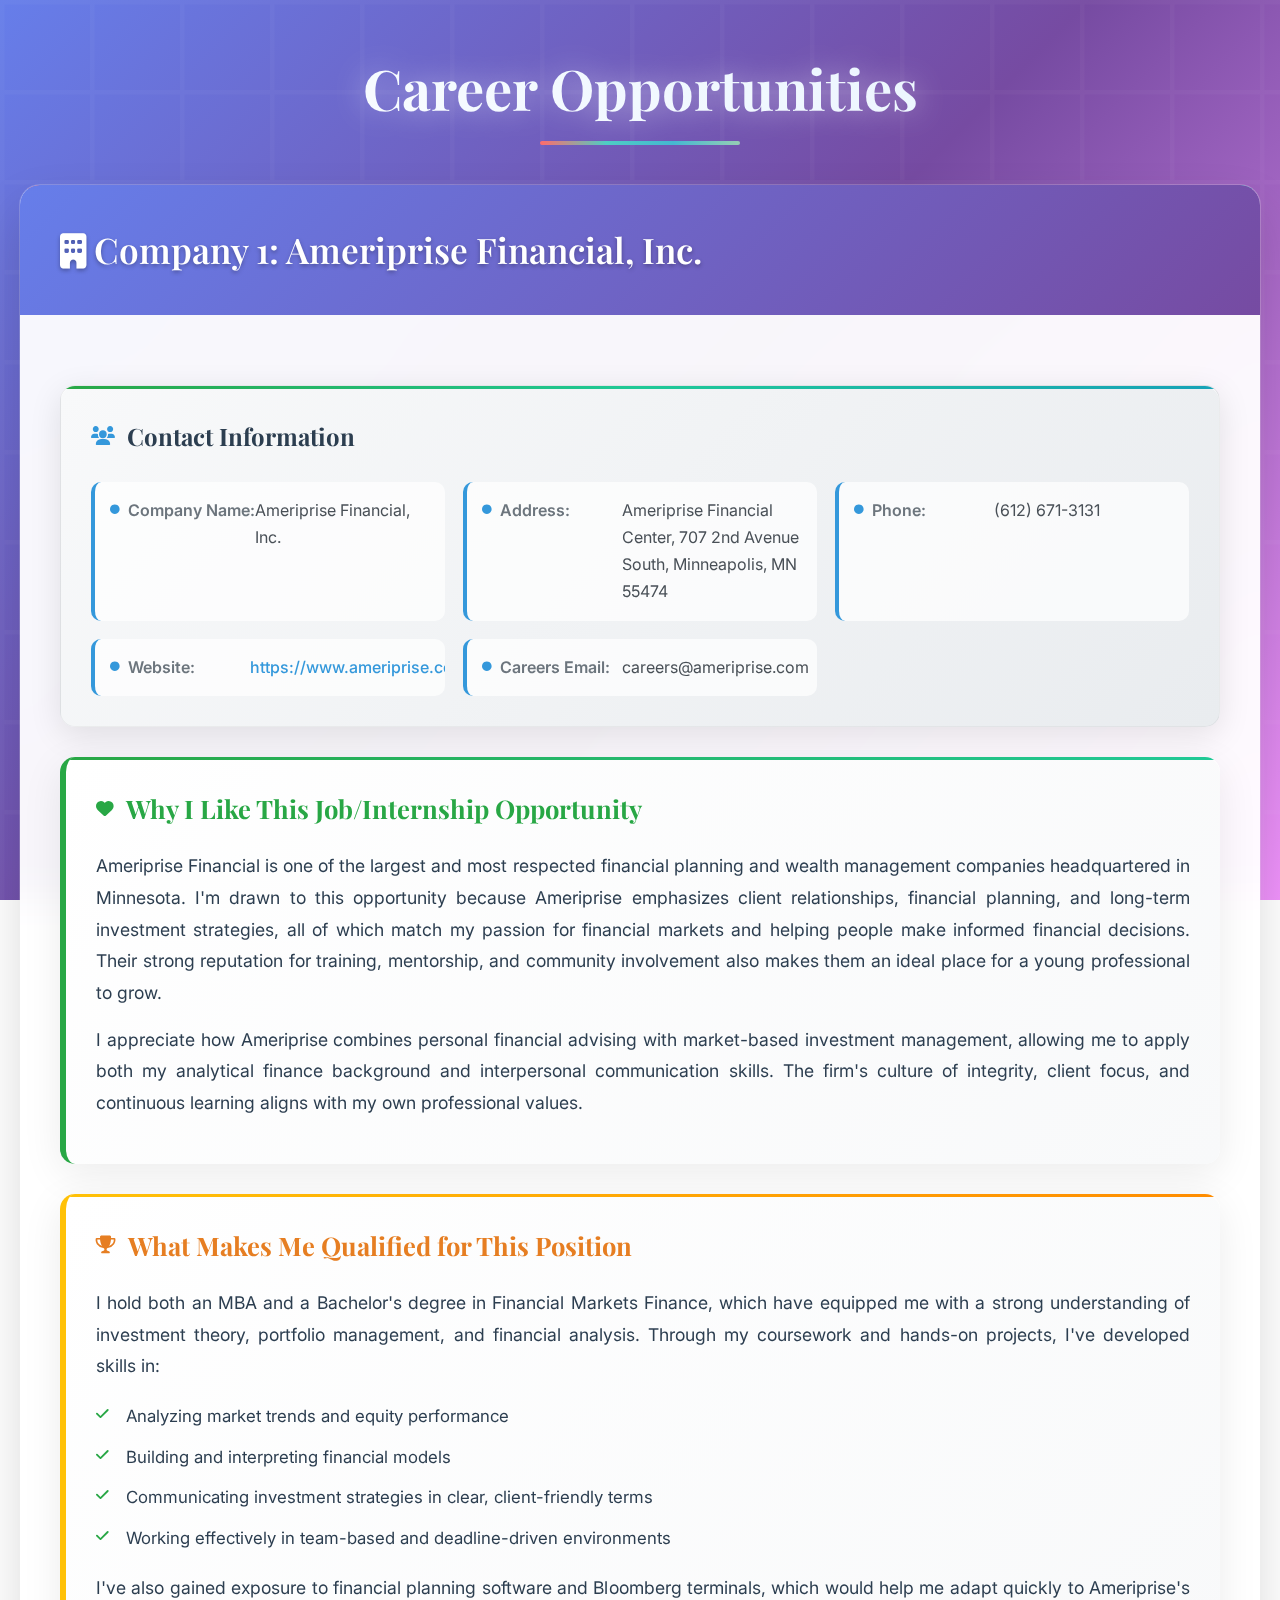
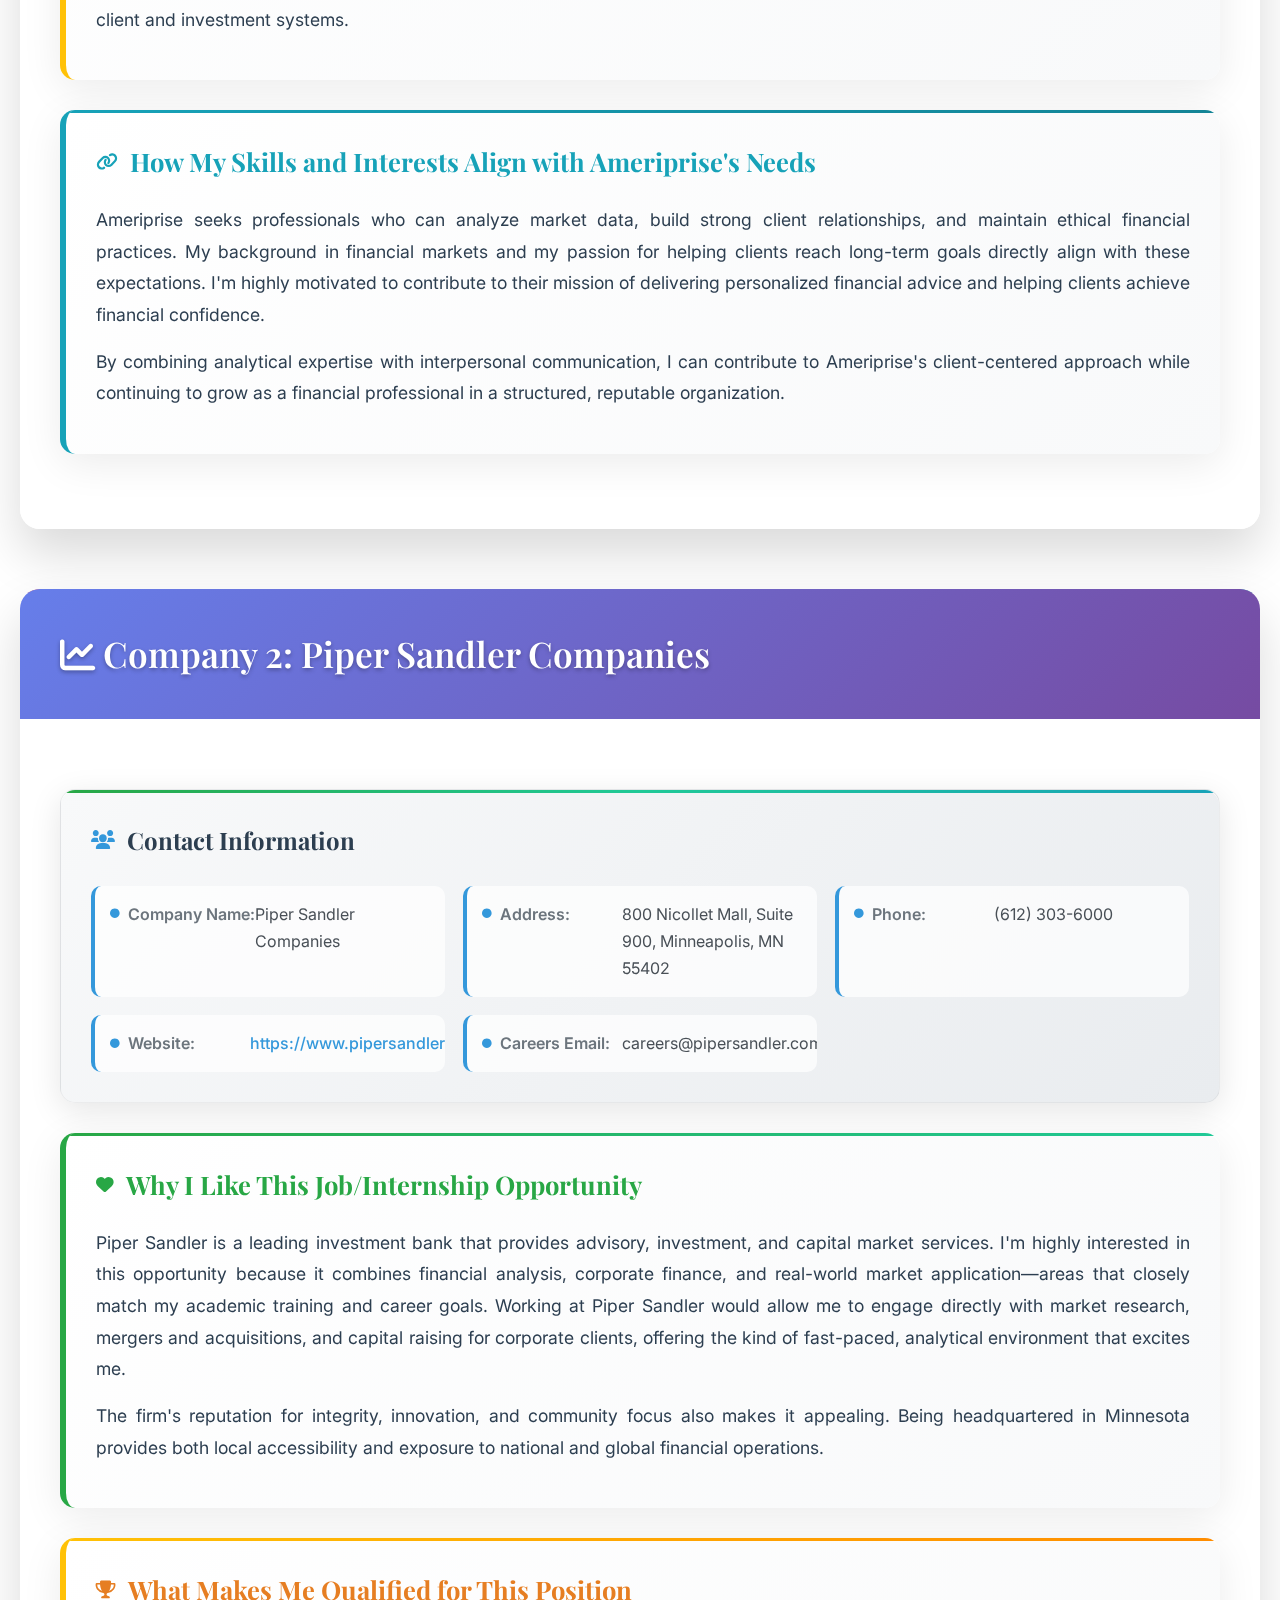
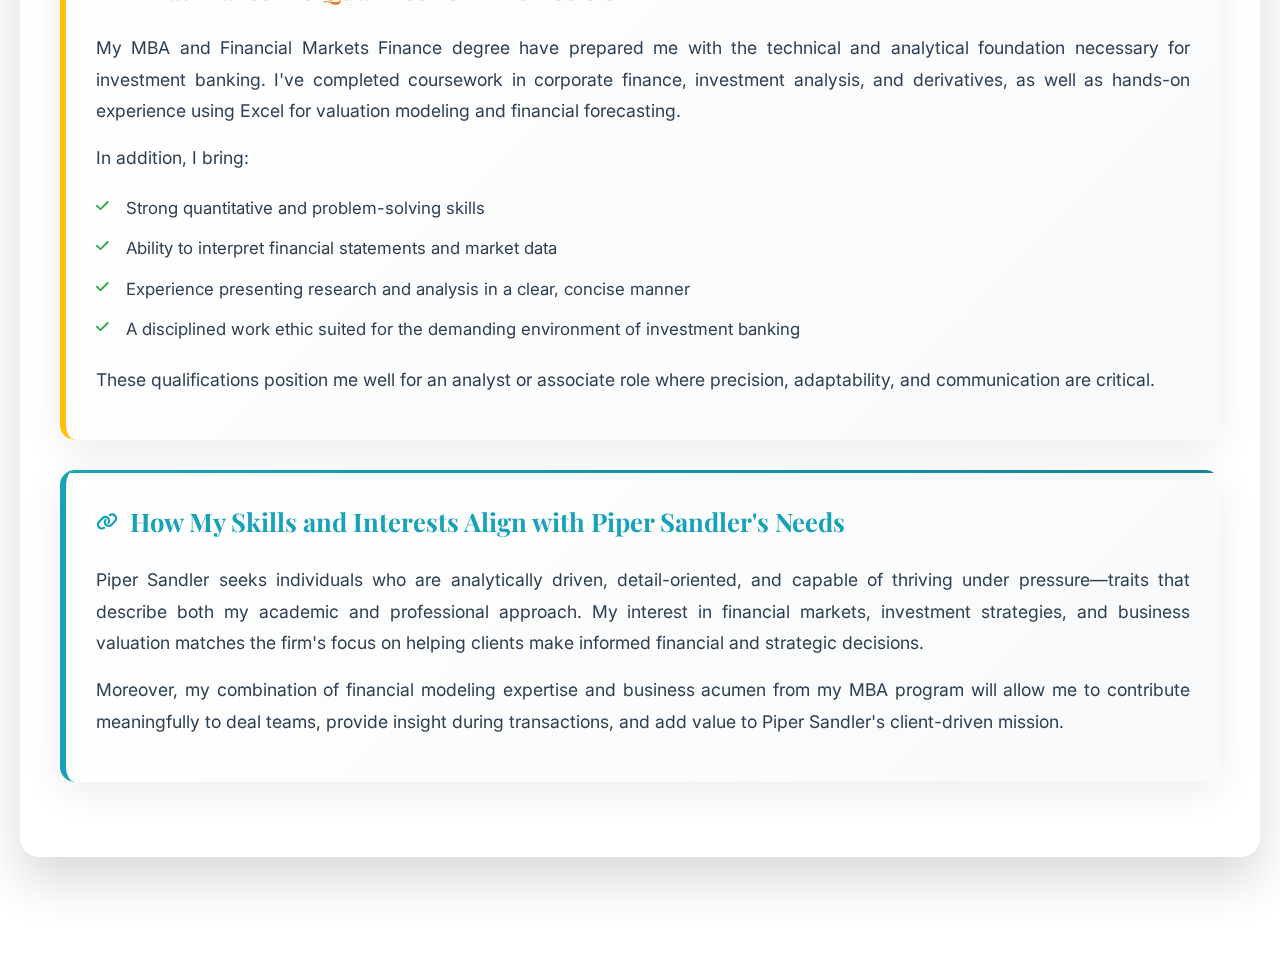
<file: career.html>
<!DOCTYPE html>
<html lang="en">
<head>
    <meta charset="UTF-8">
    <meta name="viewport" content="width=device-width, initial-scale=1.0">
    <title>Career Opportunities</title>
    <link href="https://fonts.googleapis.com/css2?family=Inter:wght@300;400;500;600;700&family=Playfair+Display:wght@400;500;600;700&display=swap" rel="stylesheet">
    <link rel="stylesheet" href="https://cdnjs.cloudflare.com/ajax/libs/font-awesome/6.0.0/css/all.min.css">
    <style>
        * {
            margin: 0;
            padding: 0;
            box-sizing: border-box;
        }
        
        body {
            font-family: 'Inter', sans-serif;
            line-height: 1.7;
            background: linear-gradient(135deg, #667eea 0%, #764ba2 50%, #f093fb 100%);
            background-attachment: fixed;
            color: #333;
            overflow-x: hidden;
        }
        
        body::before {
            content: '';
            position: fixed;
            top: 0;
            left: 0;
            width: 100%;
            height: 100%;
            background: url('data:image/svg+xml,<svg xmlns="http://www.w3.org/2000/svg" viewBox="0 0 100 100"><defs><pattern id="grid" width="10" height="10" patternUnits="userSpaceOnUse"><path d="M 10 0 L 0 0 0 10" fill="none" stroke="rgba(255,255,255,0.03)" stroke-width="1"/></pattern></defs><rect width="100" height="100" fill="url(%23grid)"/></svg>');
            pointer-events: none;
            z-index: -1;
        }
        
        .container {
            max-width: 1400px;
            margin: 0 auto;
            padding: 40px 20px;
            position: relative;
        }
        
        /* Animated Header */
        h1 {
            font-family: 'Playfair Display', serif;
            font-size: 3.5rem;
            font-weight: 700;
            text-align: center;
            background: linear-gradient(45deg, #fff, #f0f8ff, #e6f3ff);
            -webkit-background-clip: text;
            -webkit-text-fill-color: transparent;
            background-clip: text;
            margin-bottom: 50px;
            text-shadow: 0 0 30px rgba(255,255,255,0.5);
            position: relative;
            animation: titleGlow 3s ease-in-out infinite alternate;
        }
        
        h1::after {
            content: '';
            position: absolute;
            bottom: -10px;
            left: 50%;
            transform: translateX(-50%);
            width: 200px;
            height: 4px;
            background: linear-gradient(90deg, #ff6b6b, #4ecdc4, #45b7d1, #96ceb4);
            border-radius: 2px;
            animation: shimmer 2s linear infinite;
        }
        
        @keyframes titleGlow {
            0% { text-shadow: 0 0 20px rgba(255,255,255,0.3); }
            100% { text-shadow: 0 0 40px rgba(255,255,255,0.6), 0 0 60px rgba(255,255,255,0.3); }
        }
        
        @keyframes shimmer {
            0% { transform: translateX(-50%) scaleX(0.8); opacity: 0.7; }
            50% { transform: translateX(-50%) scaleX(1.2); opacity: 1; }
            100% { transform: translateX(-50%) scaleX(0.8); opacity: 0.7; }
        }
        
        /* Company Sections */
        .company-section {
            margin-bottom: 60px;
            border-radius: 20px;
            overflow: hidden;
            background: rgba(255,255,255,0.95);
            backdrop-filter: blur(20px);
            box-shadow: 
                0 25px 50px rgba(0,0,0,0.15),
                0 0 0 1px rgba(255,255,255,0.2),
                inset 0 1px 0 rgba(255,255,255,0.3);
            transition: all 0.4s cubic-bezier(0.4, 0, 0.2, 1);
            position: relative;
            transform: translateY(0);
        }
        
        .company-section:hover {
            transform: translateY(-10px) scale(1.02);
            box-shadow: 
                0 40px 80px rgba(0,0,0,0.2),
                0 0 0 1px rgba(255,255,255,0.3),
                inset 0 1px 0 rgba(255,255,255,0.4);
        }
        
        .company-section::before {
            content: '';
            position: absolute;
            top: 0;
            left: 0;
            right: 0;
            height: 4px;
            background: linear-gradient(90deg, #ff6b6b, #4ecdc4, #45b7d1, #96ceb4, #ffeaa7, #fd79a8);
            background-size: 400% 100%;
            animation: gradientShift 4s ease infinite;
        }
        
        @keyframes gradientShift {
            0% { background-position: 0% 50%; }
            50% { background-position: 100% 50%; }
            100% { background-position: 0% 50%; }
        }
        
        .company-header {
            background: linear-gradient(135deg, #667eea 0%, #764ba2 50%, #f093fb 100%);
            background-size: 200% 200%;
            color: white;
            padding: 35px 40px;
            position: relative;
            overflow: hidden;
        }
        
        .company-header::before {
            content: '';
            position: absolute;
            top: 0;
            left: -100%;
            width: 100%;
            height: 100%;
            background: linear-gradient(90deg, transparent, rgba(255,255,255,0.2), transparent);
            animation: sweep 3s ease-in-out infinite;
        }
        
        @keyframes sweep {
            0% { left: -100%; }
            100% { left: 100%; }
        }
        
        .company-header h2 {
            font-family: 'Playfair Display', serif;
            font-size: 2.2rem;
            font-weight: 600;
            margin: 0;
            position: relative;
            z-index: 2;
            text-shadow: 0 2px 4px rgba(0,0,0,0.3);
        }
        
        .company-content {
            padding: 45px 40px;
            position: relative;
        }
        
        /* Contact Info Styling */
        .contact-info {
            background: linear-gradient(135deg, #f8f9fa 0%, #e9ecef 100%);
            padding: 30px;
            border-radius: 15px;
            margin: 25px 0;
            border: 1px solid rgba(0,0,0,0.05);
            box-shadow: 
                0 8px 32px rgba(0,0,0,0.1),
                inset 0 1px 0 rgba(255,255,255,0.7);
            position: relative;
            overflow: hidden;
        }
        
        .contact-info::before {
            content: '';
            position: absolute;
            top: 0;
            left: 0;
            right: 0;
            height: 3px;
            background: linear-gradient(90deg, #28a745, #20c997, #17a2b8);
        }
        
        .contact-info h3 {
            font-family: 'Playfair Display', serif;
            font-size: 1.5rem;
            color: #2c3e50;
            margin: 0 0 25px 0;
            display: flex;
            align-items: center;
            gap: 12px;
        }
        
        .contact-info h3::before {
            content: '\f0c0';
            font-family: 'Font Awesome 6 Free';
            font-weight: 900;
            color: #3498db;
            font-size: 1.2rem;
        }
        
        .contact-details {
            display: grid;
            grid-template-columns: repeat(auto-fit, minmax(300px, 1fr));
            gap: 18px;
            margin-top: 20px;
        }
        
        .contact-item {
            display: flex;
            align-items: flex-start;
            padding: 15px;
            background: rgba(255,255,255,0.7);
            border-radius: 10px;
            border-left: 4px solid #3498db;
            transition: all 0.3s ease;
            position: relative;
            overflow: hidden;
        }
        
        .contact-item::before {
            content: '';
            position: absolute;
            top: 0;
            left: 0;
            width: 100%;
            height: 100%;
            background: linear-gradient(45deg, rgba(52, 152, 219, 0.1), rgba(155, 89, 182, 0.1));
            opacity: 0;
            transition: opacity 0.3s ease;
        }
        
        .contact-item:hover::before {
            opacity: 1;
        }
        
        .contact-item:hover {
            transform: translateX(8px);
            box-shadow: 0 5px 15px rgba(0,0,0,0.1);
        }
        
        .contact-label {
            font-weight: 600;
            color: #6c757d;
            min-width: 140px;
            position: relative;
            z-index: 2;
            display: flex;
            align-items: center;
            gap: 8px;
        }
        
        .contact-label::before {
            content: '\f111';
            font-family: 'Font Awesome 6 Free';
            font-weight: 900;
            color: #3498db;
            font-size: 0.6rem;
        }
        
        .contact-value {
            color: #495057;
            position: relative;
            z-index: 2;
            flex: 1;
        }
        
        /* Content Sections */
        .description-section, .qualifications-section, .alignment-section {
            background: linear-gradient(135deg, #ffffff 0%, #f8f9fa 100%);
            padding: 30px;
            margin: 30px 0;
            border-radius: 15px;
            border-left: 6px solid;
            box-shadow: 
                0 10px 40px rgba(0,0,0,0.08),
                inset 0 1px 0 rgba(255,255,255,0.8);
            position: relative;
            overflow: hidden;
            transition: all 0.3s ease;
        }
        
        .description-section:hover, .qualifications-section:hover, .alignment-section:hover {
            transform: translateY(-2px);
            box-shadow: 
                0 15px 50px rgba(0,0,0,0.12),
                inset 0 1px 0 rgba(255,255,255,0.9);
        }
        
        .description-section {
            border-left-color: #28a745;
        }
        
        .description-section::before {
            content: '';
            position: absolute;
            top: 0;
            left: 0;
            width: 100%;
            height: 3px;
            background: linear-gradient(90deg, #28a745, #20c997);
        }
        
        .qualifications-section {
            border-left-color: #ffc107;
        }
        
        .qualifications-section::before {
            content: '';
            position: absolute;
            top: 0;
            left: 0;
            width: 100%;
            height: 3px;
            background: linear-gradient(90deg, #ffc107, #ff8c00);
        }
        
        .alignment-section {
            border-left-color: #17a2b8;
        }
        
        .alignment-section::before {
            content: '';
            position: absolute;
            top: 0;
            left: 0;
            width: 100%;
            height: 3px;
            background: linear-gradient(90deg, #17a2b8, #138496);
        }
        
        .description-section h3 {
            color: #28a745;
            font-family: 'Playfair Display', serif;
            font-size: 1.6rem;
            margin: 0 0 20px 0;
            display: flex;
            align-items: center;
            gap: 12px;
        }
        
        .description-section h3::before {
            content: '\f004';
            font-family: 'Font Awesome 6 Free';
            font-weight: 900;
            font-size: 1.1rem;
        }
        
        .qualifications-section h3 {
            color: #e67e22;
            font-family: 'Playfair Display', serif;
            font-size: 1.6rem;
            margin: 0 0 20px 0;
            display: flex;
            align-items: center;
            gap: 12px;
        }
        
        .qualifications-section h3::before {
            content: '\f091';
            font-family: 'Font Awesome 6 Free';
            font-weight: 900;
            font-size: 1.1rem;
        }
        
        .alignment-section h3 {
            color: #17a2b8;
            font-family: 'Playfair Display', serif;
            font-size: 1.6rem;
            margin: 0 0 20px 0;
            display: flex;
            align-items: center;
            gap: 12px;
        }
        
        .alignment-section h3::before {
            content: '\f0c1';
            font-family: 'Font Awesome 6 Free';
            font-weight: 900;
            font-size: 1.1rem;
        }
        
        p {
            font-size: 1.1rem;
            line-height: 1.8;
            color: #2c3e50;
            margin-bottom: 15px;
            text-align: justify;
            text-indent: 0;
        }
        
        ul {
            list-style: none;
            padding: 0;
            margin: 20px 0;
        }
        
        li {
            font-size: 1.05rem;
            color: #2c3e50;
            margin-bottom: 12px;
            padding-left: 30px;
            position: relative;
            transition: all 0.3s ease;
        }
        
        li::before {
            content: '\f00c';
            font-family: 'Font Awesome 6 Free';
            font-weight: 900;
            position: absolute;
            left: 0;
            color: #28a745;
            font-size: 0.9rem;
        }
        
        li:hover {
            transform: translateX(5px);
            color: #2980b9;
        }
        
        .website-link {
            color: #3498db;
            text-decoration: none;
            font-weight: 500;
            position: relative;
            transition: all 0.3s ease;
        }
        
        .website-link::after {
            content: '';
            position: absolute;
            bottom: -2px;
            left: 0;
            width: 0;
            height: 2px;
            background: linear-gradient(90deg, #3498db, #2980b9);
            transition: width 0.3s ease;
        }
        
        .website-link:hover::after {
            width: 100%;
        }
        
        .website-link:hover {
            color: #2980b9;
            text-shadow: 0 0 8px rgba(52, 152, 219, 0.3);
        }
        
        /* Responsive Design */
        @media (max-width: 768px) {
            .container {
                padding: 20px 15px;
            }
            
            h1 {
                font-size: 2.5rem;
            }
            
            .company-content {
                padding: 30px 25px;
            }
            
            .contact-details {
                grid-template-columns: 1fr;
            }
            
            .contact-item {
                padding: 12px;
            }
            
            .description-section, .qualifications-section, .alignment-section {
                padding: 25px 20px;
            }
        }
        
        /* Loading Animation */
        .company-section {
            animation: fadeInUp 0.8s ease-out;
        }
        
        .company-section:nth-child(2) {
            animation-delay: 0.2s;
        }
        
        .company-section:nth-child(3) {
            animation-delay: 0.4s;
        }
        
        @keyframes fadeInUp {
            from {
                opacity: 0;
                transform: translateY(30px);
            }
            to {
                opacity: 1;
                transform: translateY(0);
            }
        }
        
        /* Scrollbar Styling */
        ::-webkit-scrollbar {
            width: 8px;
        }
        
        ::-webkit-scrollbar-track {
            background: rgba(255,255,255,0.1);
        }
        
        ::-webkit-scrollbar-thumb {
            background: linear-gradient(45deg, #667eea, #764ba2);
            border-radius: 4px;
        }
        
        ::-webkit-scrollbar-thumb:hover {
            background: linear-gradient(45deg, #5a6fd8, #6a42a0);
        }
    </style>
</head>
<body>
    <div class="container">
        <h1>Career Opportunities</h1>
        
        <!-- Company 1: Ameriprise Financial -->
        <div class="company-section">
            <div class="company-header">
                <h2><i class="fas fa-building"></i> Company 1: Ameriprise Financial, Inc.</h2>
            </div>
            <div class="company-content">
                <div class="contact-info">
                    <h3>Contact Information</h3>
                    <div class="contact-details">
                        <div class="contact-item">
                            <span class="contact-label">Company Name:</span>
                            <span class="contact-value">Ameriprise Financial, Inc.</span>
                        </div>
                        <div class="contact-item">
                            <span class="contact-label">Address:</span>
                            <span class="contact-value">Ameriprise Financial Center, 707 2nd Avenue South, Minneapolis, MN 55474</span>
                        </div>
                        <div class="contact-item">
                            <span class="contact-label">Phone:</span>
                            <span class="contact-value">(612) 671-3131</span>
                        </div>
                        <div class="contact-item">
                            <span class="contact-label">Website:</span>
                            <span class="contact-value"><a href="https://www.ameriprise.com" class="website-link" target="_blank">https://www.ameriprise.com</a></span>
                        </div>
                        <div class="contact-item">
                            <span class="contact-label">Careers Email:</span>
                            <span class="contact-value">careers@ameriprise.com</span>
                        </div>
                    </div>
                </div>

                <div class="description-section">
                    <h3>Why I Like This Job/Internship Opportunity</h3>
                    <p>Ameriprise Financial is one of the largest and most respected financial planning and wealth management companies headquartered in Minnesota. I'm drawn to this opportunity because Ameriprise emphasizes client relationships, financial planning, and long-term investment strategies, all of which match my passion for financial markets and helping people make informed financial decisions. Their strong reputation for training, mentorship, and community involvement also makes them an ideal place for a young professional to grow.</p>
                    <p>I appreciate how Ameriprise combines personal financial advising with market-based investment management, allowing me to apply both my analytical finance background and interpersonal communication skills. The firm's culture of integrity, client focus, and continuous learning aligns with my own professional values.</p>
                </div>

                <div class="qualifications-section">
                    <h3>What Makes Me Qualified for This Position</h3>
                    <p>I hold both an MBA and a Bachelor's degree in Financial Markets Finance, which have equipped me with a strong understanding of investment theory, portfolio management, and financial analysis. Through my coursework and hands-on projects, I've developed skills in:</p>
                    <ul>
                        <li>Analyzing market trends and equity performance</li>
                        <li>Building and interpreting financial models</li>
                        <li>Communicating investment strategies in clear, client-friendly terms</li>
                        <li>Working effectively in team-based and deadline-driven environments</li>
                    </ul>
                    <p>I've also gained exposure to financial planning software and Bloomberg terminals, which would help me adapt quickly to Ameriprise's client and investment systems.</p>
                </div>

                <div class="alignment-section">
                    <h3>How My Skills and Interests Align with Ameriprise's Needs</h3>
                    <p>Ameriprise seeks professionals who can analyze market data, build strong client relationships, and maintain ethical financial practices. My background in financial markets and my passion for helping clients reach long-term goals directly align with these expectations. I'm highly motivated to contribute to their mission of delivering personalized financial advice and helping clients achieve financial confidence.</p>
                    <p>By combining analytical expertise with interpersonal communication, I can contribute to Ameriprise's client-centered approach while continuing to grow as a financial professional in a structured, reputable organization.</p>
                </div>
            </div>
        </div>

        <!-- Company 2: Piper Sandler Companies -->
        <div class="company-section">
            <div class="company-header">
                <h2><i class="fas fa-chart-line"></i> Company 2: Piper Sandler Companies</h2>
            </div>
            <div class="company-content">
                <div class="contact-info">
                    <h3>Contact Information</h3>
                    <div class="contact-details">
                        <div class="contact-item">
                            <span class="contact-label">Company Name:</span>
                            <span class="contact-value">Piper Sandler Companies</span>
                        </div>
                        <div class="contact-item">
                            <span class="contact-label">Address:</span>
                            <span class="contact-value">800 Nicollet Mall, Suite 900, Minneapolis, MN 55402</span>
                        </div>
                        <div class="contact-item">
                            <span class="contact-label">Phone:</span>
                            <span class="contact-value">(612) 303-6000</span>
                        </div>
                        <div class="contact-item">
                            <span class="contact-label">Website:</span>
                            <span class="contact-value"><a href="https://www.pipersandler.com" class="website-link" target="_blank">https://www.pipersandler.com</a></span>
                        </div>
                        <div class="contact-item">
                            <span class="contact-label">Careers Email:</span>
                            <span class="contact-value">careers@pipersandler.com</span>
                        </div>
                    </div>
                </div>

                <div class="description-section">
                    <h3>Why I Like This Job/Internship Opportunity</h3>
                    <p>Piper Sandler is a leading investment bank that provides advisory, investment, and capital market services. I'm highly interested in this opportunity because it combines financial analysis, corporate finance, and real-world market application—areas that closely match my academic training and career goals. Working at Piper Sandler would allow me to engage directly with market research, mergers and acquisitions, and capital raising for corporate clients, offering the kind of fast-paced, analytical environment that excites me.</p>
                    <p>The firm's reputation for integrity, innovation, and community focus also makes it appealing. Being headquartered in Minnesota provides both local accessibility and exposure to national and global financial operations.</p>
                </div>

                <div class="qualifications-section">
                    <h3>What Makes Me Qualified for This Position</h3>
                    <p>My MBA and Financial Markets Finance degree have prepared me with the technical and analytical foundation necessary for investment banking. I've completed coursework in corporate finance, investment analysis, and derivatives, as well as hands-on experience using Excel for valuation modeling and financial forecasting.</p>
                    <p>In addition, I bring:</p>
                    <ul>
                        <li>Strong quantitative and problem-solving skills</li>
                        <li>Ability to interpret financial statements and market data</li>
                        <li>Experience presenting research and analysis in a clear, concise manner</li>
                        <li>A disciplined work ethic suited for the demanding environment of investment banking</li>
                    </ul>
                    <p>These qualifications position me well for an analyst or associate role where precision, adaptability, and communication are critical.</p>
                </div>

                <div class="alignment-section">
                    <h3>How My Skills and Interests Align with Piper Sandler's Needs</h3>
                    <p>Piper Sandler seeks individuals who are analytically driven, detail-oriented, and capable of thriving under pressure—traits that describe both my academic and professional approach. My interest in financial markets, investment strategies, and business valuation matches the firm's focus on helping clients make informed financial and strategic decisions.</p>
                    <p>Moreover, my combination of financial modeling expertise and business acumen from my MBA program will allow me to contribute meaningfully to deal teams, provide insight during transactions, and add value to Piper Sandler's client-driven mission.</p>
                </div>
            </div>
        </div>
    </div>
</body>
</html>
</file>
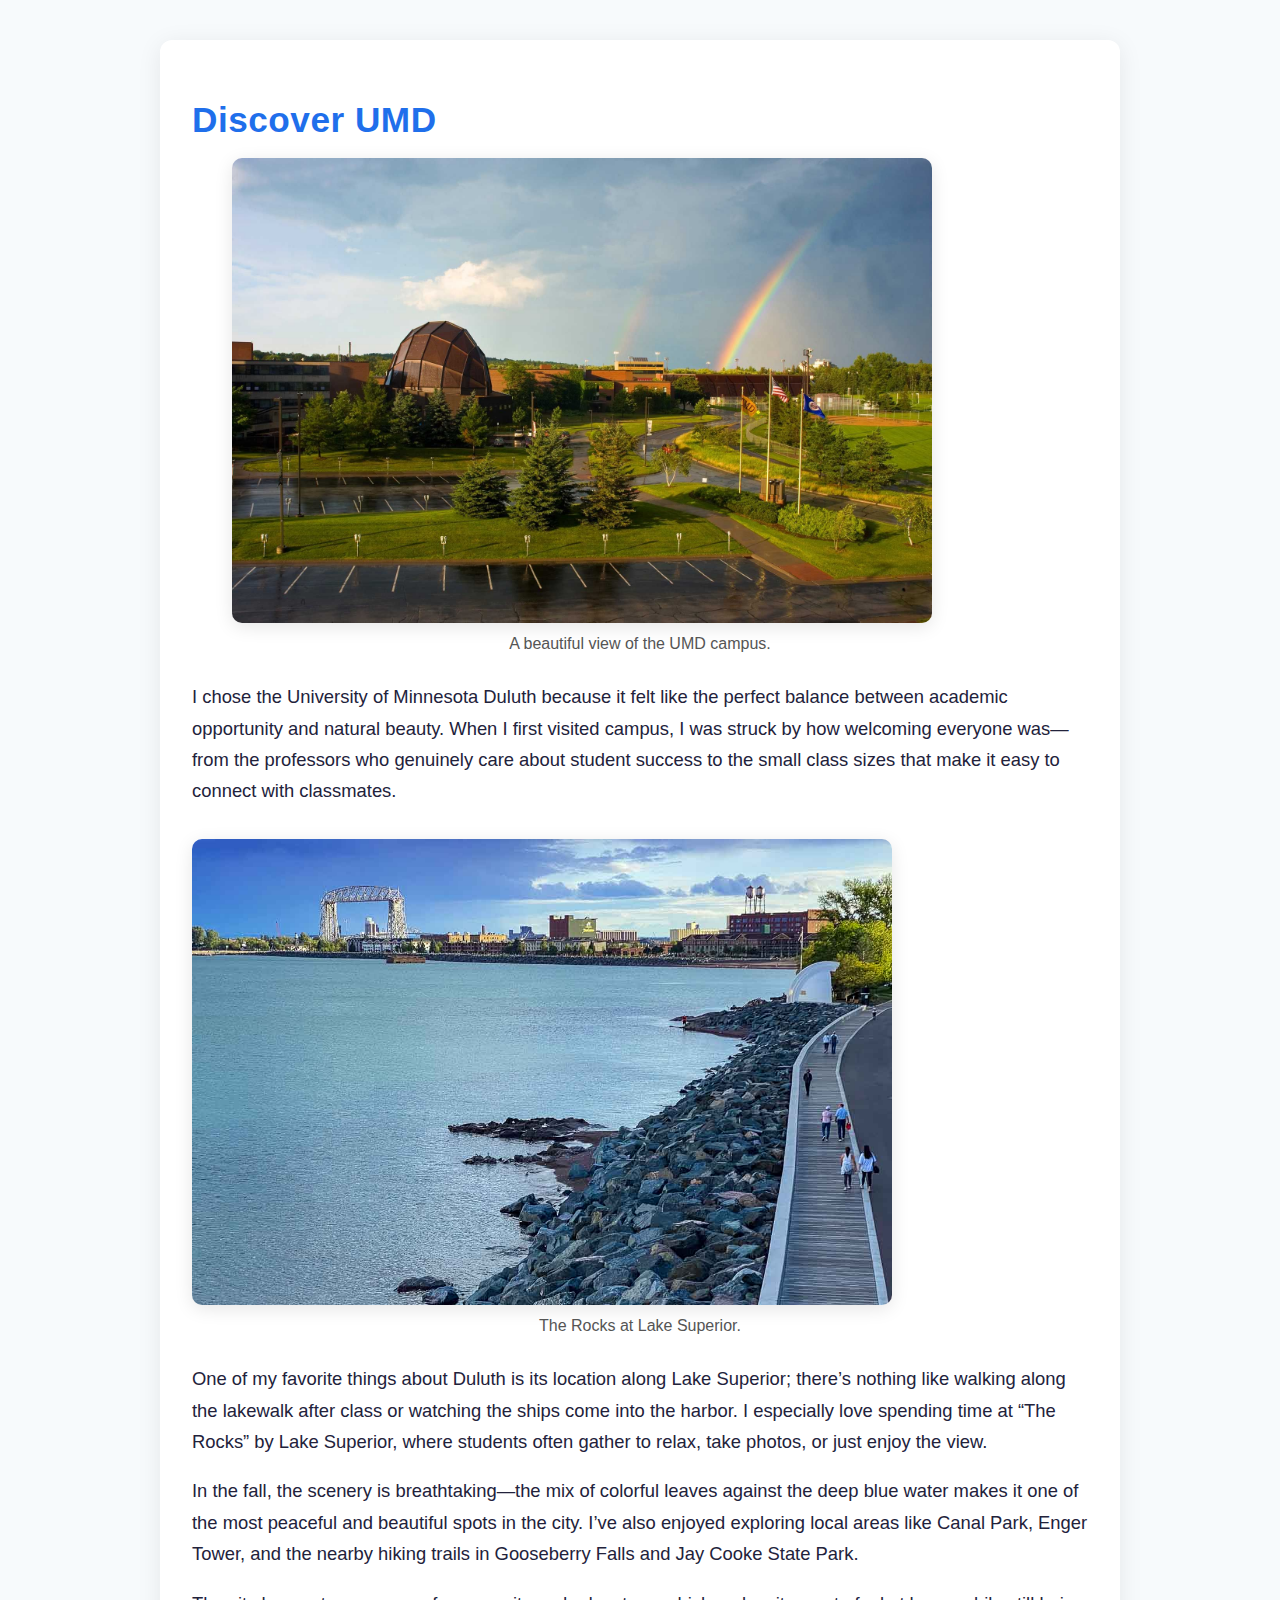
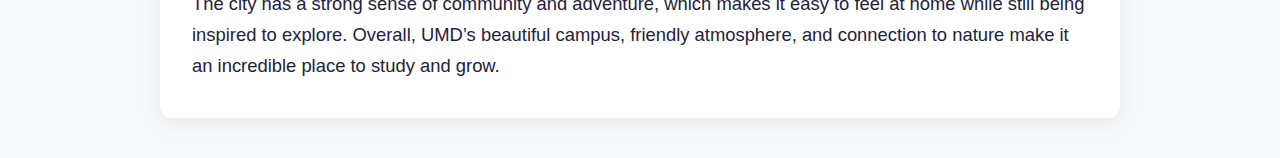
<file: discover.html>
<!DOCTYPE html>
<html lang="en">
<head>
	<meta charset="UTF-8">
	<meta name="viewport" content="width=device-width, initial-scale=1.0">
	<title>Discover UMD</title>
	<style>
		body {
			font-family: 'Segoe UI', Arial, sans-serif;
			background: #f7fafc;
			color: #22223b;
			margin: 0;
			padding: 0;
		}
		.container {
			width: 70vw;
			max-width: 900px;
			min-width: 320px;
			margin: 40px auto;
			background: #fff;
			border-radius: 12px;
			box-shadow: 0 4px 24px rgba(0,0,0,0.08);
			padding: 36px 32px;
		}
		h1 {
			color: #1f6feb;
			font-size: 2.2rem;
			margin-bottom: 18px;
			letter-spacing: 0.5px;
		}
		p {
			font-size: 1.15rem;
			line-height: 1.7;
			margin-bottom: 0;
		}
	</style>
</head>
<body>
	<div class="container">
		<h1>Discover UMD</h1>
		<figure style="margin-bottom: 28px;">
			<img src="../images/Campus.jpg" alt="UMD Campus" style="width:100%; max-width:700px; border-radius:10px; box-shadow:0 4px 18px rgba(0,0,0,0.10);">
			<figcaption style="text-align:center; color:#555; font-size:1rem; margin-top:8px;">A beautiful view of the UMD campus.</figcaption>
		</figure>
		<p>
			I chose the University of Minnesota Duluth because it felt like the perfect balance between academic opportunity and natural beauty. When I first visited campus, I was struck by how welcoming everyone was—from the professors who genuinely care about student success to the small class sizes that make it easy to connect with classmates.
		</p>
		<figure style="margin: 32px 0 28px 0;">
			<img src="../images/The Rocks.jpg" alt="The Rocks at Lake Superior" style="width:100%; max-width:700px; border-radius:10px; box-shadow:0 4px 18px rgba(0,0,0,0.10);">
			<figcaption style="text-align:center; color:#555; font-size:1rem; margin-top:8px;">The Rocks at Lake Superior.</figcaption>
		</figure>
		<p>
			One of my favorite things about Duluth is its location along Lake Superior; there’s nothing like walking along the lakewalk after class or watching the ships come into the harbor. I especially love spending time at “The Rocks” by Lake Superior, where students often gather to relax, take photos, or just enjoy the view.
		</p>
		<p>
			In the fall, the scenery is breathtaking—the mix of colorful leaves against the deep blue water makes it one of the most peaceful and beautiful spots in the city. I’ve also enjoyed exploring local areas like Canal Park, Enger Tower, and the nearby hiking trails in Gooseberry Falls and Jay Cooke State Park.
		</p>
		<p>
			The city has a strong sense of community and adventure, which makes it easy to feel at home while still being inspired to explore. Overall, UMD’s beautiful campus, friendly atmosphere, and connection to nature make it an incredible place to study and grow.
		</p>
	</div>
</body>
</html>
</file>
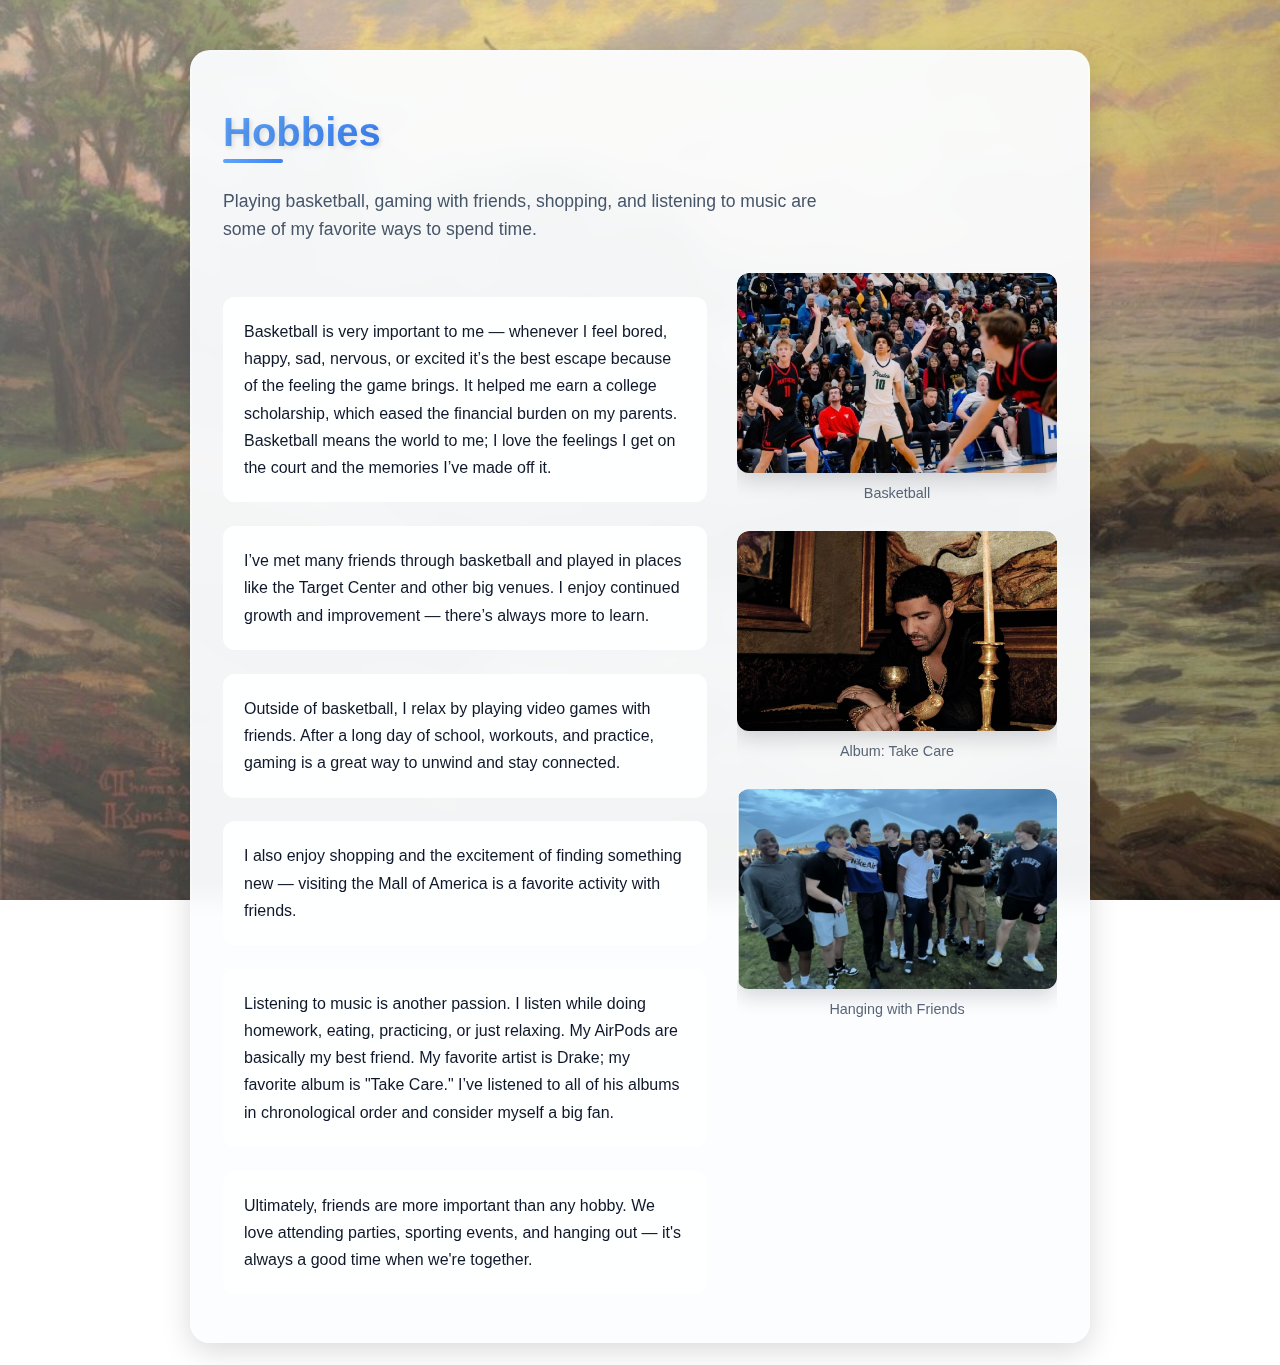
<file: hobbies.html>
<!doctype html>
<html lang="en">
<head>
    <meta charset="utf-8" />
    <meta name="viewport" content="width=device-width, initial-scale=1" />
    <title>Hobbies — Jackson Fowlkes</title>
    <style>
        :root {
            --bg: #fff;
            --card: rgba(251,253,255,0.95);
            --text: #0f172a;
            --muted: #475569;
            --accent: #2563eb;
            --accent-light: #3b82f6;
            --shadow: rgba(2,6,23,0.15);
            --gradient-1: #60a5fa;
            --gradient-2: #3b82f6;
            --highlight: #f59e0b;
            --chain-color: #FFD700;
            --chain-glow: rgba(255, 215, 0, 0.3);
        }

        @keyframes gradientBG {
            0% { background-position: 0% 50%; }
            50% { background-position: 100% 50%; }
            100% { background-position: 0% 50%; }
        }

        html,body {
            height: 100%;
            margin: 0;
            font-family: 'Segoe UI', Roboto, Arial, sans-serif;
            color: var(--text);
            background: url('../images/sunset-on-monterey-bay-1024x771.jpg') center center fixed;
            background-size: cover;
            position: relative;
        }

        body::before {
            content: '';
            position: fixed;
            top: 0;
            left: 0;
            width: 100%;
            height: 100%;
            background: linear-gradient(135deg, 
                rgba(255,255,255,0.4), 
                rgba(0,0,0,0.2)
            );
            z-index: 1;
        }

        .container {
            max-width: 900px;
            margin: 28px auto;
            padding: 22px;
            position: relative;
            z-index: 2;
        }

        .card {
            background: var(--card);
            border-radius: 20px;
            padding: 32px;
            box-shadow: 
                0 8px 30px var(--shadow),
                0 0 0 1px rgba(255,255,255,0.3) inset;
            backdrop-filter: blur(12px);
            border: 1px solid rgba(255,255,255,0.2);
            transition: transform 0.3s ease, box-shadow 0.3s ease;
        }

        .card:hover {
            transform: translateY(-5px);
            box-shadow: 
                0 12px 40px var(--shadow),
                0 0 0 1px rgba(255,255,255,0.4) inset;
        }

        h1 {
            font-size: 2.5rem;
            margin-bottom: 12px;
            color: var(--accent);
            text-shadow: 2px 2px 4px rgba(0,0,0,0.1);
            background: linear-gradient(135deg, var(--gradient-1), var(--gradient-2));
            -webkit-background-clip: text;
            -webkit-text-fill-color: transparent;
            position: relative;
            display: inline-block;
        }

        h1::after {
            content: '';
            position: absolute;
            bottom: -8px;
            left: 0;
            width: 60px;
            height: 4px;
            background: linear-gradient(to right, var(--gradient-1), var(--gradient-2));
            border-radius: 2px;
        }

        p.lead {
            color: var(--muted);
            margin: 20px 0;
            font-size: 1.1rem;
            font-weight: 500;
            line-height: 1.6;
            max-width: 600px;
        }

        .grid {
            display: grid;
            grid-template-columns: 1fr 320px;
            gap: 30px;
            align-items: start;
            margin-top: 30px;
        }

        img.hobby {
            width: 100%;
            height: 200px;
            border-radius: 12px;
            display: block;
            object-fit: cover;
            box-shadow: 0 8px 20px var(--shadow);
            transition: all 0.4s ease;
        }

        img.hobby:hover {
            transform: translateY(-5px) scale(1.02);
            box-shadow: 0 12px 30px var(--shadow);
        }

        figure {
            margin: 0;
            position: relative;
            overflow: hidden;
            border-radius: 12px;
        }

        figcaption {
            font-size: 0.9rem;
            color: var(--muted);
            margin-top: 12px;
            text-align: center;
            font-weight: 500;
            opacity: 0.9;
            transition: opacity 0.3s ease;
        }

        figure:hover figcaption {
            opacity: 1;
            color: var(--accent);
        }

        .section {
            margin-top: 24px;
            line-height: 1.7;
            font-size: 1rem;
            background: rgba(255,255,255,0.7);
            padding: 20px;
            border-radius: 12px;
            backdrop-filter: blur(8px);
            border: 1px solid rgba(255,255,255,0.3);
            transition: transform 0.3s ease, box-shadow 0.3s ease;
        }

        .section:hover {
            transform: translateY(-2px);
            box-shadow: 0 4px 15px rgba(0,0,0,0.1);
            background: rgba(255,255,255,0.8);
        }

        .image-gallery {
            position: relative;
        }

        .image-gallery figure {
            margin-bottom: 30px;
            position: relative;
        }

        .image-gallery figure::before {
            content: '';
            position: absolute;
            top: 0;
            left: 0;
            width: 100%;
            height: 100%;
            background: linear-gradient(to top, 
                rgba(0,0,0,0.2), 
                transparent
            );
            border-radius: 12px;
            opacity: 0;
            transition: opacity 0.3s ease;
            z-index: 1;
        }

        .image-gallery figure:hover::before {
            opacity: 1;
        }

        .section strong {
            color: var(--accent);
            font-weight: 600;
        }

        ::-webkit-scrollbar {
            width: 10px;
        }

        ::-webkit-scrollbar-track {
            background: rgba(255,255,255,0.1);
        }

        ::-webkit-scrollbar-thumb {
            background: var(--accent-light);
            border-radius: 5px;
        }

        ::-webkit-scrollbar-thumb:hover {
            background: var(--accent);
        }

        @media (max-width: 800px) {
            .grid {
                grid-template-columns: 1fr;
            }

            .section {
                background: rgba(255,255,255,0.8);
                margin-top: 16px;
                padding: 16px;
            }

            h1 {
                font-size: 2rem;
            }

            p.lead {
                font-size: 1rem;
            }

            .card {
                padding: 24px;
            }

            .image-gallery {
                margin-top: 30px;
            }

            img.hobby {
                height: 240px;
            }
        }

        @keyframes fadeIn {
            from { opacity: 0; transform: translateY(20px); }
            to { opacity: 1; transform: translateY(0); }
        }

        .section {
            animation: fadeIn 0.5s ease-out forwards;
        }

        .section:nth-child(2) { animation-delay: 0.1s; }
        .section:nth-child(3) { animation-delay: 0.2s; }
        .section:nth-child(4) { animation-delay: 0.3s; }
        .section:nth-child(5) { animation-delay: 0.4s; }
    </style>
</head>

<body>
    <div class="container">
        <div class="card">
            <h1>Hobbies</h1>
            <p class="lead">Playing basketball, gaming with friends, shopping, and listening to music are some of my favorite ways to spend time.</p>

            <div class="grid">
                <div>
                    <p class="section">Basketball is very important to me — whenever I feel bored, happy, sad, nervous, or excited it’s the best escape because of the feeling the game brings. It helped me earn a college scholarship, which eased the financial burden on my parents. Basketball means the world to me; I love the feelings I get on the court and the memories I’ve made off it.</p>

                    <p class="section">I’ve met many friends through basketball and played in places like the Target Center and other big venues. I enjoy continued growth and improvement — there’s always more to learn.</p>

                    <p class="section">Outside of basketball, I relax by playing video games with friends. After a long day of school, workouts, and practice, gaming is a great way to unwind and stay connected.</p>

                    <p class="section">I also enjoy shopping and the excitement of finding something new — visiting the Mall of America is a favorite activity with friends.</p>

                    <p class="section">Listening to music is another passion. I listen while doing homework, eating, practicing, or just relaxing. My AirPods are basically my best friend. My favorite artist is Drake; my favorite album is "Take Care." I’ve listened to all of his albums in chronological order and consider myself a big fan.</p>

                    <p class="section">Ultimately, friends are more important than any hobby. We love attending parties, sporting events, and hanging out — it's always a good time when we're together.</p>
                </div>

                <aside class="image-gallery">
                    <figure>
                        <img class="hobby" src="../images/Basketball.jpeg" alt="Basketball game in action" />
                        <figcaption>Basketball</figcaption>
                    </figure>

                    <figure>
                        <img class="hobby" src="../images/Take Care.jpg" alt="Take Care album art" />
                        <figcaption>Album: Take Care</figcaption>
                    </figure>

                    <figure>
                        <img class="hobby" src="../images/Friends.jpeg" alt="Friends hanging out together" />
                        <figcaption>Hanging with Friends</figcaption>
                    </figure>
                </aside>
            </div>
        </div>
    </div>
</body>
</html>
</file>
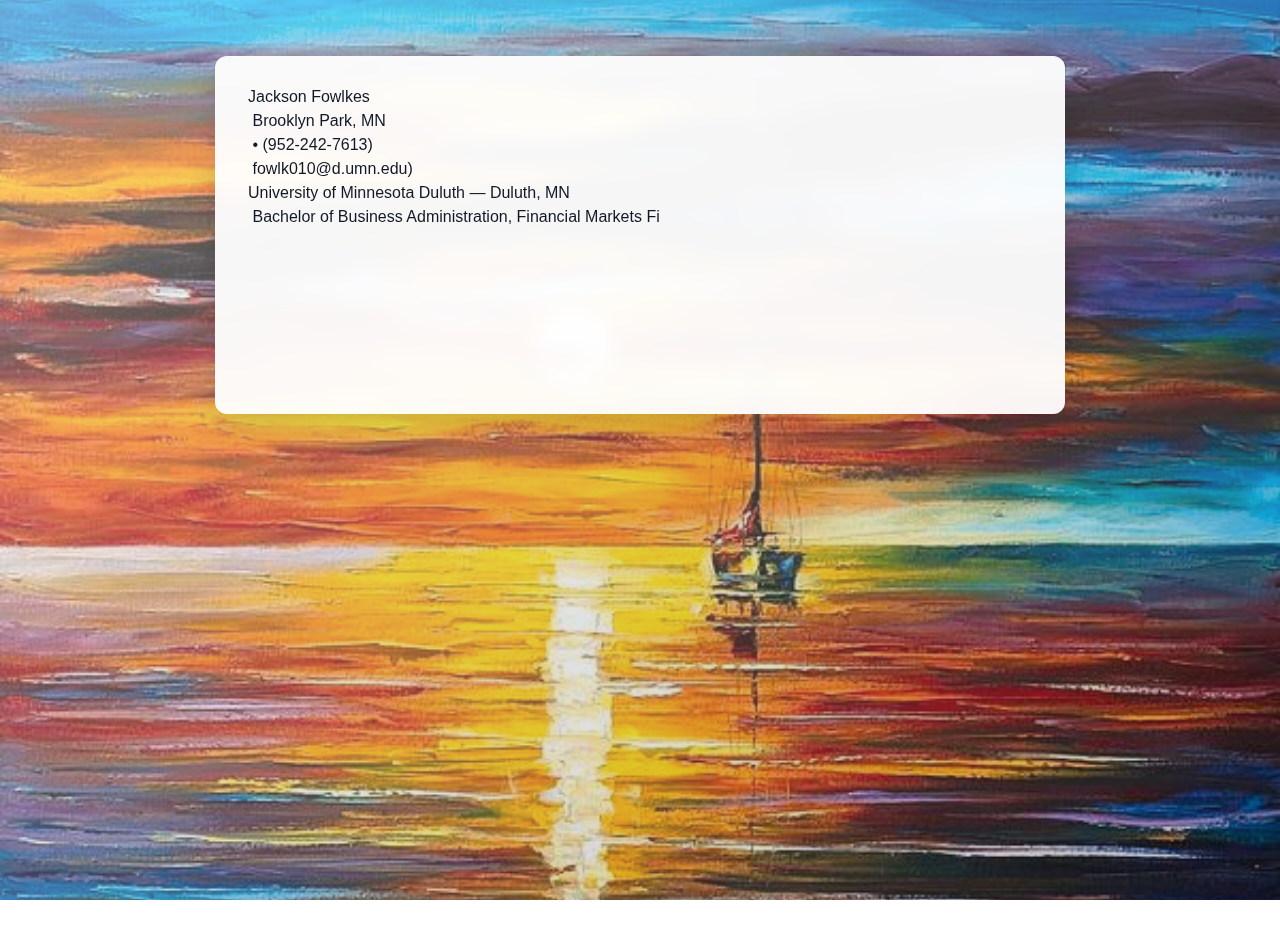
<file: resume.html>
<!doctype html>
<html lang="en">
	<head>
		<meta charset="utf-8" />
		<meta name="viewport" content="width=device-width, initial-scale=1" />
		<title>Resume — Jackson Fowlkes</title>
		<style>
			:root {
				--bg: #ffffff;
				--text: #111827;
				--accent: #1f6feb;
				--card-bg: rgba(255, 255, 255, 0.95);
				--shadow: rgba(0, 0, 0, 0.15);
			}
			
			html, body {
				height: 100%;
				margin: 0;
				font-family: Segoe UI, Roboto, Arial, sans-serif;
				color: var(--text);
				position: relative;
				background: url('../images/Sunset.jpg') center center fixed;
				background-size: cover;
			}
			
			/* Overlay to ensure readability */
			body::before {
				content: '';
				position: fixed;
				top: 0;
				left: 0;
				width: 100%;
				height: 100%;
				background: linear-gradient(135deg, 
					rgba(255,255,255,0.4),
					rgba(0,0,0,0.2)
				);
				z-index: 1;
			}
			
			.wrap {
				max-width: 850px;
				margin: 28px auto;
				padding: 28px;
				position: relative;
				z-index: 2;
			}
			
			.card {
				background: var(--card-bg);
				border-radius: 12px;
				padding: 28px 32px;
				box-shadow: 0 8px 32px var(--shadow);
				backdrop-filter: blur(8px);
				border: 1px solid rgba(255,255,255,0.2);
				transition: transform 0.3s ease;
			}
			
			.card:hover {
				transform: translateY(-2px);
			}
			
			pre.resume {
				font-family: inherit;
				white-space: pre-wrap;
				word-break: break-word;
				font-size: 16px;
				line-height: 1.5;
				margin: 0;
				color: var(--text);
			}
			
			/* optional small print styling */
			code {
				background: rgba(243,244,246,0.8);
				padding: 2px 6px;
				border-radius: 4px;
				font-size: 0.9em;
				backdrop-filter: blur(4px);
			}
			
			/* Responsive adjustments */
			@media (max-width: 768px) {
				.wrap {
					padding: 16px;
					margin: 16px auto;
				}
				
				.card {
					padding: 20px 24px;
					background: rgba(255, 255, 255, 0.97);
				}
			}
		</style>
	</head>
	<body>
		<div class="wrap">
			<div class="card">
<pre class="resume" id="resumeText" style="min-height: 300px;"></pre>
			</div>
		</div>
	</body>
	<script>
	document.addEventListener('DOMContentLoaded', function() {
		const text = `Jackson Fowlkes\n Brooklyn Park, MN \n • (952-242-7613) \n fowlk010@d.umn.edu)\nUniversity of Minnesota Duluth — Duluth, MN\n Bachelor of Business Administration, Financial Markets Finance\n Expected Graduation: 2028\nUniversity of Minnesota Duluth Bulldogs — Men’s Basketball\n Guard, Redshirt Freshman | 2024 – Present\n Compete in NCAA Division II Northern Sun Intercollegiate Conference (NSIC). Train 20+ hours per week while maintaining a full-time academic schedule, demonstrating discipline and time management. Build leadership, teamwork, and communication skills through collaboration with coaches and teammates. Represent UMD athletics at university and community events.\nPark Center High School — Men’s Basketball\n Guard | 2019 – 2023\n Minnesota All-State Tournament Team (2022–23). All-Conference Selection: Junior & Senior seasons. Recognized for resilience and competitive excellence, making All-Tournament Team as a junior while coming off the bench — a rare program milestone. Helped lead the team to state tournament success, finishing among top scorers.\nStudent-Athlete Leadership Council (UMD) — Member | 2024 – Present\n Advise athletic departments on student-athlete priorities and well-being. Partner with peers to improve athlete academic resources and community outreach.\nYouth Basketball Camp Volunteer — Brooklyn Park, MN | Summers 2021–2023\n Mentored 50+ young athletes, teaching fundamentals, teamwork, and confidence. Built community engagement and developed leadership through coaching.\nMinnesota All-State Tournament Team (2022–23). Two-time All-Conference Selection (2021–22, 2022–23). High School State Tournament Participant (multiple years). Academic Honor Roll Student-Athlete (UMD, 2024).`;
		const el = document.getElementById('resumeText');
		el.textContent = '';
		let i = 0;
		const total = text.length;
		const duration = 6000; // ms
		const interval = duration / total;
		function typeWriter() {
			if (i <= total) {
				el.textContent = text.slice(0, i);
				i++;
				setTimeout(typeWriter, interval);
			}
		}
		typeWriter();
	});
	</script>
</html>
</file>
